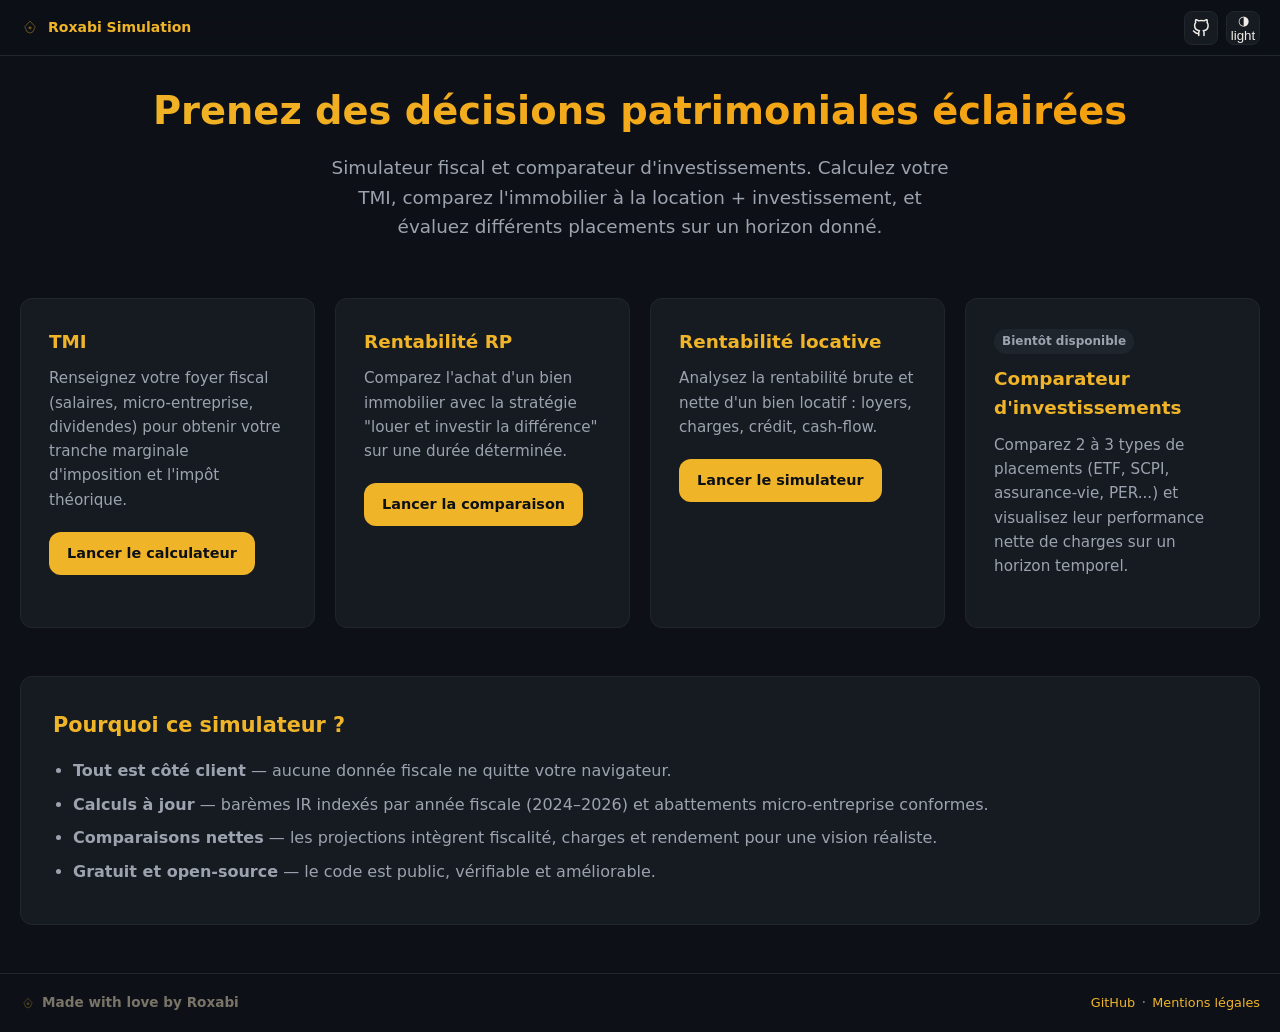
<file: index.html>
<!DOCTYPE html>
<html lang="fr">
<head>
<meta charset="UTF-8">
<meta name="viewport" content="width=device-width, initial-scale=1.0">
<title>Roxabi Simulation — Simulateur fiscal & investissements</title>
<link rel="stylesheet" href="css/landing.css">
</head>
<body>
<nav class="topbar">
  <a class="topbar-logo" href="index.html">
    <svg width="20" height="20" viewBox="0 0 240 170" xmlns="http://www.w3.org/2000/svg" aria-hidden="true">
      <polygon points="120,14 182,82 156,142 120,158 84,142 58,82" fill="none" stroke="currentColor" stroke-width="8" stroke-opacity="0.6"/>
      <circle cx="120" cy="95" r="20" fill="currentColor" opacity="0.3"/>
      <circle cx="120" cy="95" r="6" fill="currentColor"/>
    </svg>
    Roxabi Simulation
  </a>
  <div class="topbar-actions">
    <a class="topbar-github" href="https://github.com/Roxabi/roxabi-simulation" target="_blank" rel="noopener" aria-label="GitHub">
      <svg xmlns="http://www.w3.org/2000/svg" width="18" height="18" viewBox="0 0 24 24" fill="none" stroke="currentColor" stroke-width="2" stroke-linecap="round" stroke-linejoin="round"><path d="M9 19c-5 1.5-5-2.5-7-3m14 6v-3.87a3.37 3.37 0 0 0-.94-2.61c3.14-.35 6.44-1.53 6.44-7A5.44 5.44 0 0 0 20 4.77 5.07 5.07 0 0 0 19.91 1S18.73.65 16 2.48a13.38 13.38 0 0 0-7 0C6.27.65 5.09 1 5.09 1A5.07 5.07 0 0 0 5 4.77a5.44 5.44 0 0 0-1.5 3.78c0 5.42 3.3 6.61 6.44 7A3.37 3.37 0 0 0 9 18.13V22"/></svg>
    </a>
    <button id="theme-toggle">
      <span class="icon-sun"><svg xmlns="http://www.w3.org/2000/svg" width="18" height="18" viewBox="0 0 24 24" fill="none" stroke="currentColor" stroke-width="2" stroke-linecap="round" stroke-linejoin="round"><circle cx="12" cy="12" r="5"/><path d="M12 1v2M12 21v2M4.22 4.22l1.42 1.42M18.36 18.36l1.42 1.42M1 12h2M21 12h2M4.22 19.78l1.42-1.42M18.36 5.64l1.42-1.42"/></svg></span>
      <span class="icon-moon"><svg xmlns="http://www.w3.org/2000/svg" width="18" height="18" viewBox="0 0 24 24" fill="none" stroke="currentColor" stroke-width="2" stroke-linecap="round" stroke-linejoin="round"><path d="M21 12.79A9 9 0 1 1 11.21 3 7 7 0 0 0 21 12.79z"/></svg></span>
    </button>
  </div>
</nav>

<div class="container">

  <section class="hero">
    <h1>Prenez des décisions patrimoniales éclairées</h1>
    <p>Simulateur fiscal et comparateur d'investissements. Calculez votre TMI, comparez l'immobilier à la location + investissement, et évaluez différents placements sur un horizon donné.</p>
  </section>

  <section class="cards">
    <div class="card">
      <h3>TMI</h3>
      <p>Renseignez votre foyer fiscal (salaires, micro-entreprise, dividendes) pour obtenir votre tranche marginale d'imposition et l'impôt théorique.</p>
      <a class="cta" href="simulateur.html">Lancer le calculateur</a>
    </div>

    <div class="card">
      <h3>Rentabilité RP</h3>
      <p>Comparez l'achat d'un bien immobilier avec la stratégie "louer et investir la différence" sur une durée déterminée.</p>
      <a class="cta" href="comparateur-immo.html">Lancer la comparaison</a>
    </div>

    <div class="card">
      <h3>Rentabilité locative</h3>
      <p>Analysez la rentabilité brute et nette d'un bien locatif : loyers, charges, crédit, cash-flow.</p>
      <a class="cta" href="simulateur-rentabilite.html">Lancer le simulateur</a>
    </div>

    <div class="card">
      <span class="badge">Bientôt disponible</span>
      <h3>Comparateur d'investissements</h3>
      <p>Comparez 2 à 3 types de placements (ETF, SCPI, assurance-vie, PER...) et visualisez leur performance nette de charges sur un horizon temporel.</p>
    </div>
  </section>

  <section class="why">
    <h2>Pourquoi ce simulateur ?</h2>
    <ul>
      <li><strong>Tout est côté client</strong> — aucune donnée fiscale ne quitte votre navigateur.</li>
      <li><strong>Calculs à jour</strong> — barèmes IR indexés par année fiscale (2024–2026) et abattements micro-entreprise conformes.</li>
      <li><strong>Comparaisons nettes</strong> — les projections intègrent fiscalité, charges et rendement pour une vision réaliste.</li>
      <li><strong>Gratuit et open-source</strong> — le code est public, vérifiable et améliorable.</li>
    </ul>
  </section>

</div>

<footer class="site-footer">
  <div class="footer-brand">
    <svg width="16" height="14" viewBox="0 0 240 170" xmlns="http://www.w3.org/2000/svg" aria-hidden="true">
      <polygon points="120,14 182,82 156,142 120,158 84,142 58,82" fill="none" stroke="currentColor" stroke-width="8" stroke-opacity="0.5"/>
      <circle cx="120" cy="95" r="20" fill="currentColor" opacity="0.3"/>
    </svg>
    Made with love by Roxabi
  </div>
  <div class="footer-links">
    <a href="https://github.com/Roxabi/roxabi-simulation" target="_blank" rel="noopener">GitHub</a>
    <span class="footer-sep">&#183;</span>
    <a href="mentions-legales.html">Mentions légales</a>
  </div>
</footer>
<script src="js/theme.js"></script>
</body>
</html>
</file>
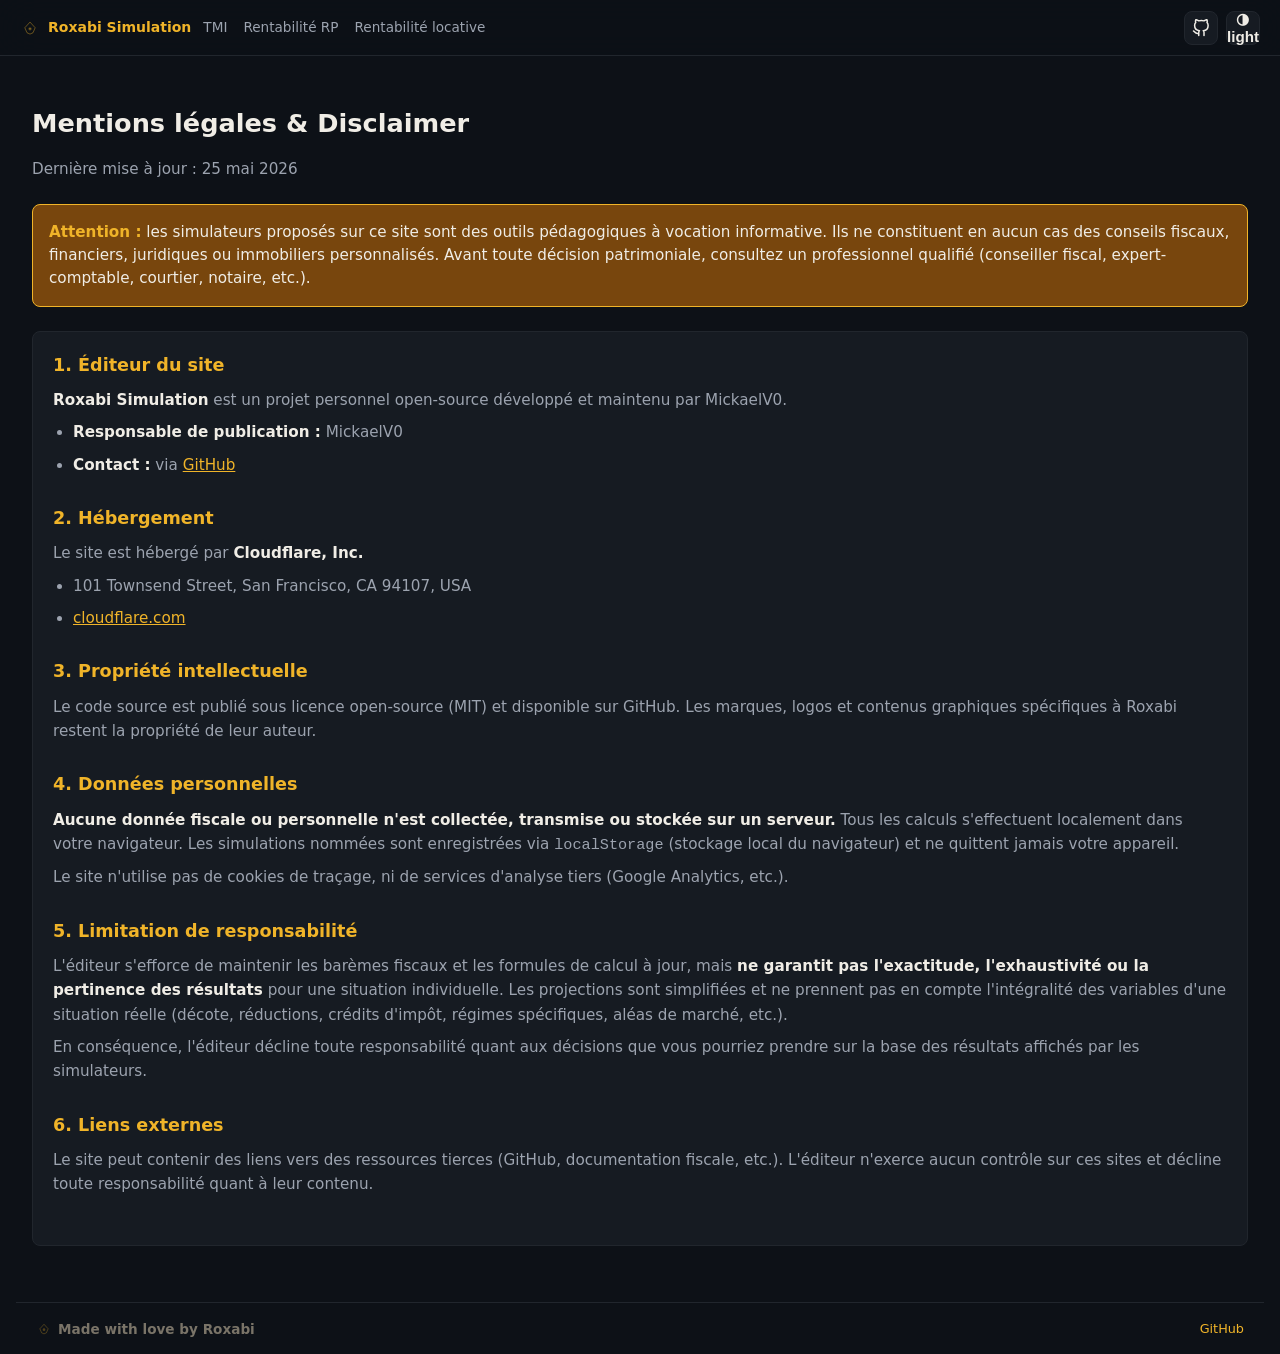
<file: mentions-legales.html>
<!DOCTYPE html>
<html lang="fr">
<head>
<meta charset="UTF-8">
<meta name="viewport" content="width=device-width, initial-scale=1.0">
<title>Mentions légales — Roxabi Simulation</title>
<link rel="stylesheet" href="css/main.css">
<style>
.legal-container { max-width: 1900px; margin: 0 auto; width: 100%; flex: 1; padding: 24px 16px 40px; }
.legal-section { margin-bottom: 28px; }
.legal-section h2 { font-size: 1.1rem; color: var(--accent); margin: 0 0 10px; }
.legal-section p, .legal-section li { font-size: 0.95rem; color: var(--text-muted); line-height: 1.6; margin: 0 0 8px; }
.legal-section ul { margin: 0; padding-left: 20px; }
.legal-section strong { color: var(--text); }
.disclaimer-box {
  background: var(--accent-dim);
  border: 1px solid var(--accent);
  border-radius: var(--radius);
  padding: 16px;
  margin-bottom: 24px;
}
[data-theme="light"] .disclaimer-box { background: #fffbeb; }
.disclaimer-box p { margin: 0; font-size: 0.95rem; color: var(--text); }
.disclaimer-box strong { color: var(--accent); }
</style>
</head>
<body>
<nav class="topbar">
  <a class="topbar-logo" href="index.html">
    <svg width="20" height="20" viewBox="0 0 240 170" xmlns="http://www.w3.org/2000/svg" aria-hidden="true">
      <polygon points="120,14 182,82 156,142 120,158 84,142 58,82" fill="none" stroke="currentColor" stroke-width="8" stroke-opacity="0.6"/>
      <circle cx="120" cy="95" r="20" fill="currentColor" opacity="0.3"/>
      <circle cx="120" cy="95" r="6" fill="currentColor"/>
    </svg>
    Roxabi Simulation
  </a>
  <div class="topbar-nav">
    <a href="simulateur.html">TMI</a>
    <a href="comparateur-immo.html">Rentabilité RP</a>
    <a href="simulateur-rentabilite.html">Rentabilité locative</a>
  </div>
  <div class="topbar-actions">
    <a class="topbar-github" href="https://github.com/Roxabi/roxabi-simulation" target="_blank" rel="noopener" aria-label="GitHub">
      <svg xmlns="http://www.w3.org/2000/svg" width="18" height="18" viewBox="0 0 24 24" fill="none" stroke="currentColor" stroke-width="2" stroke-linecap="round" stroke-linejoin="round"><path d="M9 19c-5 1.5-5-2.5-7-3m14 6v-3.87a3.37 3.37 0 0 0-.94-2.61c3.14-.35 6.44-1.53 6.44-7A5.44 5.44 0 0 0 20 4.77 5.07 5.07 0 0 0 19.91 1S18.73.65 16 2.48a13.38 13.38 0 0 0-7 0C6.27.65 5.09 1 5.09 1A5.07 5.07 0 0 0 5 4.77a5.44 5.44 0 0 0-1.5 3.78c0 5.42 3.3 6.61 6.44 7A3.37 3.37 0 0 0 9 18.13V22"/></svg>
    </a>
    <button id="theme-toggle">
      <span class="icon-sun"><svg xmlns="http://www.w3.org/2000/svg" width="18" height="18" viewBox="0 0 24 24" fill="none" stroke="currentColor" stroke-width="2" stroke-linecap="round" stroke-linejoin="round"><circle cx="12" cy="12" r="5"/><path d="M12 1v2M12 21v2M4.22 4.22l1.42 1.42M18.36 18.36l1.42 1.42M1 12h2M21 12h2M4.22 19.78l1.42-1.42M18.36 5.64l1.42-1.42"/></svg></span>
      <span class="icon-moon"><svg xmlns="http://www.w3.org/2000/svg" width="18" height="18" viewBox="0 0 24 24" fill="none" stroke="currentColor" stroke-width="2" stroke-linecap="round" stroke-linejoin="round"><path d="M21 12.79A9 9 0 1 1 11.21 3 7 7 0 0 0 21 12.79z"/></svg></span>
    </button>
  </div>
</nav>

<div class="legal-container">
  <h1>Mentions légales & Disclaimer</h1>
  <p class="subtitle">Dernière mise à jour : 25 mai 2026</p>

  <div class="disclaimer-box">
    <p><strong>Attention :</strong> les simulateurs proposés sur ce site sont des outils pédagogiques à vocation informative. Ils ne constituent en aucun cas des conseils fiscaux, financiers, juridiques ou immobiliers personnalisés. Avant toute décision patrimoniale, consultez un professionnel qualifié (conseiller fiscal, expert-comptable, courtier, notaire, etc.).</p>
  </div>

  <div class="card">
    <div class="legal-section">
      <h2>1. Éditeur du site</h2>
      <p><strong>Roxabi Simulation</strong> est un projet personnel open-source développé et maintenu par MickaelV0.</p>
      <ul>
        <li><strong>Responsable de publication :</strong> MickaelV0</li>
        <li><strong>Contact :</strong> via <a href="https://github.com/Roxabi/roxabi-simulation" target="_blank" rel="noopener" style="color:var(--accent);">GitHub</a></li>
      </ul>
    </div>

    <div class="legal-section">
      <h2>2. Hébergement</h2>
      <p>Le site est hébergé par <strong>Cloudflare, Inc.</strong></p>
      <ul>
        <li>101 Townsend Street, San Francisco, CA 94107, USA</li>
        <li><a href="https://www.cloudflare.com" target="_blank" rel="noopener" style="color:var(--accent);">cloudflare.com</a></li>
      </ul>
    </div>

    <div class="legal-section">
      <h2>3. Propriété intellectuelle</h2>
      <p>Le code source est publié sous licence open-source (MIT) et disponible sur GitHub. Les marques, logos et contenus graphiques spécifiques à Roxabi restent la propriété de leur auteur.</p>
    </div>

    <div class="legal-section">
      <h2>4. Données personnelles</h2>
      <p><strong>Aucune donnée fiscale ou personnelle n'est collectée, transmise ou stockée sur un serveur.</strong> Tous les calculs s'effectuent localement dans votre navigateur. Les simulations nommées sont enregistrées via <code>localStorage</code> (stockage local du navigateur) et ne quittent jamais votre appareil.</p>
      <p>Le site n'utilise pas de cookies de traçage, ni de services d'analyse tiers (Google Analytics, etc.).</p>
    </div>

    <div class="legal-section">
      <h2>5. Limitation de responsabilité</h2>
      <p>L'éditeur s'efforce de maintenir les barèmes fiscaux et les formules de calcul à jour, mais <strong>ne garantit pas l'exactitude, l'exhaustivité ou la pertinence des résultats</strong> pour une situation individuelle. Les projections sont simplifiées et ne prennent pas en compte l'intégralité des variables d'une situation réelle (décote, réductions, crédits d'impôt, régimes spécifiques, aléas de marché, etc.).</p>
      <p>En conséquence, l'éditeur décline toute responsabilité quant aux décisions que vous pourriez prendre sur la base des résultats affichés par les simulateurs.</p>
    </div>

    <div class="legal-section">
      <h2>6. Liens externes</h2>
      <p>Le site peut contenir des liens vers des ressources tierces (GitHub, documentation fiscale, etc.). L'éditeur n'exerce aucun contrôle sur ces sites et décline toute responsabilité quant à leur contenu.</p>
    </div>
  </div>
</div>

<footer class="site-footer">
  <div class="footer-brand">
    <svg width="16" height="14" viewBox="0 0 240 170" xmlns="http://www.w3.org/2000/svg" aria-hidden="true">
      <polygon points="120,14 182,82 156,142 120,158 84,142 58,82" fill="none" stroke="currentColor" stroke-width="8" stroke-opacity="0.5"/>
      <circle cx="120" cy="95" r="20" fill="currentColor" opacity="0.3"/>
    </svg>
    Made with love by Roxabi
  </div>
  <div class="footer-links">
    <a href="https://github.com/Roxabi/roxabi-simulation" target="_blank" rel="noopener">GitHub</a>
  </div>
</footer>

<script src="js/theme.js"></script>
</body>
</html>
</file>
<file: css/landing.css>
:root {
  color-scheme: light dark;
  --bg:           #0d1117;
  --panel:        #13191f;
  --surface:      #161b22;
  --surface-2:    #1f252d;
  --surface-3:    #2a3038;
  --border:       #21262d;
  --border-bright:#30363d;
  --text:         #f0ede6;
  --text-muted:   #9ca3af;
  --text-dim:     #7a7468;
  --accent:       #f0b429;
  --accent-dim:   #78460d;
  --accent-glow:  rgba(240,180,41,0.2);
  --danger:       #f87171;
  --success:      #34d399;
  --cyan:         #22d3ee;
  --radius:       12px;
  --font:         ui-sans-serif, system-ui, -apple-system, Segoe UI, Roboto, Helvetica, Arial, sans-serif;
}

[data-theme="light"] {
  --bg:           #f8f7f4;
  --panel:        #f0ede8;
  --surface:      #ffffff;
  --surface-2:    #f0ede8;
  --surface-3:    #e8e5e0;
  --border:       #d6cfc8;
  --border-bright:#bfb8b0;
  --text:         #1c1917;
  --text-muted:   #57534e;
  --text-dim:     #78716c;
  --accent:       #d97706;
  --accent-dim:   #fef3c7;
  --accent-glow:  rgba(217,119,6,0.15);
  --danger:       #dc2626;
  --success:      #16a34a;
  --cyan:         #0891b2;
}

@media (prefers-color-scheme: light) {
  :root:not([data-theme="dark"]) {
    --bg:           #f8f7f4;
    --panel:        #f0ede8;
    --surface:      #ffffff;
    --surface-2:    #f0ede8;
    --surface-3:    #e8e5e0;
    --border:       #d6cfc8;
    --border-bright:#bfb8b0;
    --text:         #1c1917;
    --text-muted:   #57534e;
    --text-dim:     #78716c;
    --accent:       #d97706;
    --accent-dim:   #fef3c7;
    --accent-glow:  rgba(217,119,6,0.15);
    --danger:       #dc2626;
    --success:      #16a34a;
    --cyan:         #0891b2;
  }
}

* { box-sizing: border-box; }
html, body { min-height: 100vh; }
body {
  margin: 0;
  background: var(--bg);
  color: var(--text);
  font-family: var(--font);
  line-height: 1.6;
  display: flex;
  flex-direction: column;
}
.container { max-width: 1900px; margin: 0 auto; padding: 80px 20px 0; width: 100%; flex: 1; }

/* Hero */
.hero {
  text-align: center;
  margin-bottom: 56px;
}
.hero h1 {
  font-size: 2.4rem;
  margin: 0 0 12px;
  background: linear-gradient(90deg, var(--accent), #f59e0b);
  -webkit-background-clip: text;
  -webkit-text-fill-color: transparent;
}
.hero p {
  color: var(--text-muted);
  font-size: 1.15rem;
  max-width: 620px;
  margin: 0 auto;
}

/* Cards */
.cards {
  display: grid;
  grid-template-columns: repeat(auto-fit, minmax(260px, 1fr));
  gap: 20px;
  margin-bottom: 48px;
}
.card {
  background: var(--surface);
  border: 1px solid var(--border);
  border-radius: var(--radius);
  padding: 28px;
  transition: transform .15s ease, border-color .2s ease;
}
.card:hover {
  transform: translateY(-3px);
  border-color: var(--accent);
}
.card h3 {
  margin: 0 0 10px;
  font-size: 1.15rem;
  color: var(--accent);
}
.card p {
  color: var(--text-muted);
  font-size: 0.95rem;
  margin: 0 0 20px;
}
.card .cta {
  display: inline-block;
  padding: 10px 18px;
  background: var(--accent);
  color: var(--bg);
  border-radius: var(--radius);
  font-weight: 700;
  font-size: 0.9rem;
  text-decoration: none;
}
.card .cta:hover { opacity: 0.92; }
.card .cta-secondary {
  background: transparent;
  color: var(--accent);
  border: 1px solid var(--accent);
}
.badge {
  display: inline-block;
  padding: 3px 8px;
  border-radius: 999px;
  background: var(--surface-2);
  color: var(--text-muted);
  font-size: 0.75rem;
  font-weight: 600;
  margin-bottom: 10px;
}

/* Why section */
.why {
  background: var(--surface);
  border: 1px solid var(--border);
  border-radius: var(--radius);
  padding: 32px;
  margin-bottom: 48px;
}
.why h2 {
  margin: 0 0 16px;
  font-size: 1.3rem;
  color: var(--accent);
}
.why ul {
  margin: 0;
  padding-left: 20px;
  color: var(--text-muted);
}
.why li { margin-bottom: 8px; }

/* Footer */
.footer {
  text-align: center;
  color: var(--text-muted);
  font-size: 0.85rem;
  padding-top: 24px;
  border-top: 1px solid var(--border);
}

/* Topbar */
.topbar {
  position: fixed; top: 0; left: 0; right: 0; z-index: 200;
  height: 56px;
  background: rgba(13,17,23,0.92);
  backdrop-filter: blur(20px);
  border-bottom: 1px solid var(--border);
  display: flex; align-items: center; padding: 0 20px; gap: 12px;
}
[data-theme="light"] .topbar { background: rgba(248,247,244,0.92); }
.topbar-logo {
  font-size: 0.875rem; font-weight: 700;
  color: var(--accent); white-space: nowrap;
  display: flex; align-items: center; gap: 8px;
  text-decoration: none;
}
.topbar-nav {
  display: flex;
  align-items: center;
  gap: 16px;
  margin-right: auto;
}
.topbar-nav a {
  color: var(--text-muted);
  text-decoration: none;
  font-size: 0.85rem;
  font-weight: 500;
  transition: color 0.2s;
}
.topbar-nav a:hover { color: var(--accent); }
.topbar-nav a.active { color: var(--accent); font-weight: 600; }
.topbar-logo:hover { opacity: 0.85; }
.topbar-logo svg { color: var(--accent); }
#theme-toggle {
  display: flex; align-items: center; justify-content: center;
  width: 34px; height: 34px; border-radius: 8px; border: 1px solid var(--border);
  background: var(--surface); color: var(--text); cursor: pointer;
  transition: all 0.2s; flex-shrink: 0;
  padding: 0;
  position: static;
}
#theme-toggle:hover { border-color: var(--accent); background: var(--accent-dim); }
#theme-toggle .icon-sun { display: none; }
#theme-toggle .icon-moon { display: block; }
[data-theme="light"] #theme-toggle .icon-sun { display: block; }
[data-theme="light"] #theme-toggle .icon-moon { display: none; }

.topbar-actions {
  display: flex;
  align-items: center;
  gap: 8px;
  margin-left: auto;
}
.topbar-github {
  display: flex; align-items: center; justify-content: center;
  width: 34px; height: 34px; border-radius: 8px; border: 1px solid var(--border);
  background: var(--surface); color: var(--text);
  transition: all 0.2s; flex-shrink: 0;
  text-decoration: none;
}
.topbar-github:hover { border-color: var(--accent); background: var(--accent-dim); }

/* Footer */
.site-footer {
  border-top: 1px solid var(--border);
  padding: 16px 20px;
  margin-top: auto;
  display: flex;
  align-items: center;
  justify-content: space-between;
  gap: 12px;
  flex-wrap: wrap;
}
.footer-brand {
  font-size: 0.85rem; font-weight: 600;
  color: var(--text-dim);
  display: flex; align-items: center; gap: 6px;
}
.footer-brand svg { color: var(--accent); }
.footer-links { display: flex; align-items: center; gap: 6px; }
.footer-links a { color: var(--accent); text-decoration: none; font-size: 0.8rem; }
.footer-links a:hover { text-decoration: underline; }
.footer-sep { color: var(--text-dim); }

@media (max-width: 560px) {
  .hero h1 { font-size: 1.8rem; }
}
</file>
<file: css/main.css>
:root {
  color-scheme: light dark;
  --bg:           #0d1117;
  --panel:        #13191f;
  --surface:      #161b22;
  --surface-2:    #1f252d;
  --surface-3:    #2a3038;
  --border:       #21262d;
  --border-bright:#30363d;
  --text:         #f0ede6;
  --text-muted:   #9ca3af;
  --text-dim:     #7a7468;
  --accent:       #f0b429;
  --accent-dim:   #78460d;
  --accent-glow:  rgba(240,180,41,0.2);
  --danger:       #f87171;
  --success:      #34d399;
  --cyan:         #22d3ee;
  --radius:       8px;
  --font:         ui-sans-serif, system-ui, -apple-system, Segoe UI, Roboto, Helvetica, Arial, sans-serif;
}

[data-theme="light"] {
  --bg:           #f8f7f4;
  --panel:        #f0ede8;
  --surface:      #ffffff;
  --surface-2:    #f0ede8;
  --surface-3:    #e8e5e0;
  --border:       #d6cfc8;
  --border-bright:#bfb8b0;
  --text:         #1c1917;
  --text-muted:   #57534e;
  --text-dim:     #78716c;
  --accent:       #d97706;
  --accent-dim:   #fef3c7;
  --accent-glow:  rgba(217,119,6,0.15);
  --danger:       #dc2626;
  --success:      #16a34a;
  --cyan:         #0891b2;
}

@media (prefers-color-scheme: light) {
  :root:not([data-theme="dark"]) {
    --bg:           #f8f7f4;
    --panel:        #f0ede8;
    --surface:      #ffffff;
    --surface-2:    #f0ede8;
    --surface-3:    #e8e5e0;
    --border:       #d6cfc8;
    --border-bright:#bfb8b0;
    --text:         #1c1917;
    --text-muted:   #57534e;
    --text-dim:     #78716c;
    --accent:       #d97706;
    --accent-dim:   #fef3c7;
    --accent-glow:  rgba(217,119,6,0.15);
    --danger:       #dc2626;
    --success:      #16a34a;
    --cyan:         #0891b2;
  }
}

* { box-sizing: border-box; }
html, body { min-height: 100vh; }
body {
  margin: 0; padding: 80px 16px 0;
  background: var(--bg);
  color: var(--text);
  font-family: var(--font);
  line-height: 1.5;
  display: flex;
  flex-direction: column;
}
.container { max-width: 1900px; margin: 0 auto; width: 100%; flex: 1; }
h1 { margin: 0 0 8px; font-size: 1.6rem; }
.subtitle { color: var(--text-muted); margin-bottom: 24px; font-size: 0.95rem; }
.card {
  background: var(--surface);
  border: 1px solid var(--border);
  border-radius: var(--radius);
  padding: 20px;
  margin-bottom: 16px;
}
.card h2 { margin: 0; font-size: 1.15rem; color: var(--accent); }
label { display: block; margin-bottom: 4px; font-size: 0.9rem; color: var(--text-muted); }
input, select {
  width: 100%;
  padding: 10px 12px;
  background: var(--surface-2);
  border: 1px solid var(--border);
  border-radius: var(--radius);
  color: var(--text);
  font-size: 1rem;
  margin-bottom: 12px;
}
input:focus, select:focus { outline: none; border-color: var(--accent); }
.row { display: grid; grid-template-columns: 1fr 1fr; gap: 12px; }
@media (max-width: 560px) { .row { grid-template-columns: 1fr; } }
button, .btn {
  display: inline-block;
  padding: 12px 16px;
  background: var(--accent);
  color: var(--bg);
  border: none;
  border-radius: var(--radius);
  font-weight: 700;
  font-size: 0.95rem;
  cursor: pointer;
  text-decoration: none;
}
button:hover, .btn:hover { opacity: 0.92; }
.btn-outline {
  background: transparent;
  color: var(--accent);
  border: 1px solid var(--accent);
}
.result-grid { display: grid; grid-template-columns: repeat(2, 1fr); gap: 10px; margin-top: 12px; }
.kpi {
  background: var(--surface-2);
  border: 1px solid var(--border);
  border-radius: var(--radius);
  padding: 10px;
  text-align: center;
}
.kpi .value { font-size: 1.1rem; font-weight: 700; color: var(--accent); }
.kpi .label { font-size: 0.75rem; color: var(--text-muted); margin-top: 2px; }
.tmi-badge {
  display: inline-block;
  padding: 4px 10px;
  border-radius: 999px;
  background: var(--accent);
  color: var(--bg);
  font-weight: 800;
  font-size: 0.95rem;
}
.muted { color: var(--text-muted); font-size: 0.85rem; }
.hidden { display: none !important; }

/* Collapsible main block */
.result-toggle {
  cursor: pointer;
  display: flex;
  justify-content: space-between;
  align-items: center;
  gap: 10px;
}
.result-toggle .chevron {
  font-size: 0.9rem;
  color: var(--text-muted);
  transition: transform .2s ease;
}
.main-card.collapsed .chevron { transform: rotate(-90deg); }
.main-body {
  overflow: hidden;
  transition: max-height .35s ease, opacity .25s ease, margin-top .2s ease;
  max-height: 1200px;
  opacity: 1;
  margin-top: 16px;
}
.main-card.collapsed .main-body {
  max-height: 0;
  opacity: 0;
  margin-top: 0;
}
.tmi-inline {
  font-weight: 700;
  color: var(--accent);
  font-size: 1rem;
  white-space: nowrap;
}

/* Modal */
.modal-overlay {
  position: fixed;
  inset: 0;
  background: rgba(0,0,0,0.7);
  display: flex;
  align-items: center;
  justify-content: center;
  padding: 16px;
  z-index: 100;
  opacity: 0;
  pointer-events: none;
  transition: opacity .2s ease;
}
.modal-overlay.open { opacity: 1; pointer-events: auto; }
.modal-box {
  background: var(--surface);
  border: 1px solid var(--border);
  border-radius: var(--radius);
  max-width: 620px;
  width: 100%;
  max-height: 85vh;
  overflow-y: auto;
  padding: 20px;
}
.modal-header { display: flex; justify-content: space-between; align-items: center; margin-bottom: 12px; }
.modal-header h3 { margin: 0; font-size: 1.1rem; color: var(--accent); }
.modal-close { background: none; border: none; color: var(--text-muted); font-size: 1.4rem; cursor: pointer; padding: 0 4px; }

table { width: 100%; border-collapse: collapse; margin-top: 10px; font-size: 0.9rem; }
th, td { padding: 8px; text-align: left; border-bottom: 1px solid var(--border); }
th { color: var(--text-muted); font-weight: 500; }
.detail-step {
  background: var(--surface-2);
  border: 1px solid var(--border);
  border-radius: var(--radius);
  padding: 10px 12px;
  margin-bottom: 8px;
  font-size: 0.9rem;
}
.detail-step .expr { color: var(--text-muted); font-size: 0.8rem; }
.detail-step .res { color: var(--accent); font-weight: 700; }

/* Simulation bar */
.sim-bar {
  background: var(--surface-2);
  border: 1px solid var(--border);
  border-radius: var(--radius);
  padding: 10px 12px;
  margin-bottom: 14px;
}
.sim-bar-row {
  display: flex;
  justify-content: space-between;
  align-items: center;
  flex-wrap: wrap;
  gap: 8px;
}
.sim-bar-actions {
  display: flex;
  gap: 8px;
  align-items: center;
}
.sim-select {
  width: auto;
  padding: 8px 10px;
  font-size: 0.85rem;
  margin-bottom: 0;
  min-width: 160px;
}
.btn-small {
  padding: 8px 12px;
  font-size: 0.85rem;
}
.sim-name-wrap {
  flex: 1;
  min-width: 140px;
}
.sim-name-input {
  width: 100%;
  padding: 8px 10px;
  font-size: 0.9rem;
  margin-bottom: 0;
  background: var(--surface-3);
}
.btn-danger {
  border-color: var(--danger);
  color: var(--danger);
}
.btn-danger:hover {
  background: var(--danger);
  color: var(--bg);
}

/* Topbar */
.topbar {
  position: fixed; top: 0; left: 0; right: 0; z-index: 200;
  height: 56px;
  background: rgba(13,17,23,0.92);
  backdrop-filter: blur(20px);
  border-bottom: 1px solid var(--border);
  display: flex; align-items: center; padding: 0 20px; gap: 12px;
}
[data-theme="light"] .topbar { background: rgba(248,247,244,0.92); }
.topbar-logo {
  font-size: 0.875rem; font-weight: 700;
  color: var(--accent); white-space: nowrap;
  display: flex; align-items: center; gap: 8px;
  text-decoration: none;
}
.topbar-nav {
  display: flex;
  align-items: center;
  gap: 16px;
  margin-right: auto;
}
.topbar-nav a {
  color: var(--text-muted);
  text-decoration: none;
  font-size: 0.85rem;
  font-weight: 500;
  transition: color 0.2s;
}
.topbar-nav a:hover { color: var(--accent); }
.topbar-nav a.active { color: var(--accent); font-weight: 600; }
.topbar-logo:hover { opacity: 0.85; }
.topbar-logo svg { color: var(--accent); }
#theme-toggle {
  display: flex; align-items: center; justify-content: center;
  width: 34px; height: 34px; border-radius: 8px; border: 1px solid var(--border);
  background: var(--surface); color: var(--text); cursor: pointer;
  transition: all 0.2s; flex-shrink: 0;
  padding: 0;
  position: static;
}
#theme-toggle:hover { border-color: var(--accent); background: var(--accent-dim); }
#theme-toggle .icon-sun { display: none; }
#theme-toggle .icon-moon { display: block; }
[data-theme="light"] #theme-toggle .icon-sun { display: block; }
[data-theme="light"] #theme-toggle .icon-moon { display: none; }

.topbar-actions {
  display: flex;
  align-items: center;
  gap: 8px;
  margin-left: auto;
}
.topbar-github {
  display: flex; align-items: center; justify-content: center;
  width: 34px; height: 34px; border-radius: 8px; border: 1px solid var(--border);
  background: var(--surface); color: var(--text);
  transition: all 0.2s; flex-shrink: 0;
  text-decoration: none;
}
.topbar-github:hover { border-color: var(--accent); background: var(--accent-dim); }

/* Footer */
.site-footer {
  border-top: 1px solid var(--border);
  padding: 16px 20px;
  margin-top: auto;
  display: flex;
  align-items: center;
  justify-content: space-between;
  gap: 12px;
  flex-wrap: wrap;
}
.footer-brand {
  font-size: 0.85rem; font-weight: 600;
  color: var(--text-dim);
  display: flex; align-items: center; gap: 6px;
}
.footer-brand svg { color: var(--accent); }
.footer-links { display: flex; align-items: center; gap: 6px; }
.footer-links a { color: var(--accent); text-decoration: none; font-size: 0.8rem; }
.footer-links a:hover { text-decoration: underline; }
.footer-sep { color: var(--text-dim); }

/* ─── Shared simulator UI helpers ─── */

/* Inline info tooltip on metrics */
.metric-with-info {
  display: inline-flex;
  align-items: center;
  gap: 6px;
}
.info-tooltip {
  display: inline-flex;
  align-items: center;
  justify-content: center;
  width: 18px;
  height: 18px;
  padding: 0;
  border-radius: 50%;
  background: var(--surface-2);
  color: var(--text-muted);
  font-size: 0.72rem;
  font-weight: 700;
  font-style: italic;
  font-family: Georgia, serif;
  border: 1px solid var(--border);
  cursor: pointer;
  line-height: 1;
}
.info-tooltip:hover {
  background: var(--accent-glow);
  color: var(--accent);
  border-color: var(--accent);
}
.info-tooltip-popup {
  position: absolute;
  z-index: 1000;
  max-width: 300px;
  padding: 10px 14px;
  background: var(--surface-2);
  border: 1px solid var(--border);
  border-left: 3px solid var(--accent);
  border-radius: 4px;
  font-size: 0.85rem;
  color: var(--text);
  box-shadow: 0 4px 16px rgba(0,0,0,0.25);
  line-height: 1.4;
}

/* Source data badge (footer of result block) */
.source-badge {
  font-size: 0.78rem;
  color: var(--text-muted);
  border-top: 1px solid var(--border);
  padding: 10px 0 0;
  margin: 16px 0 0;
  text-align: center;
}
</file>
